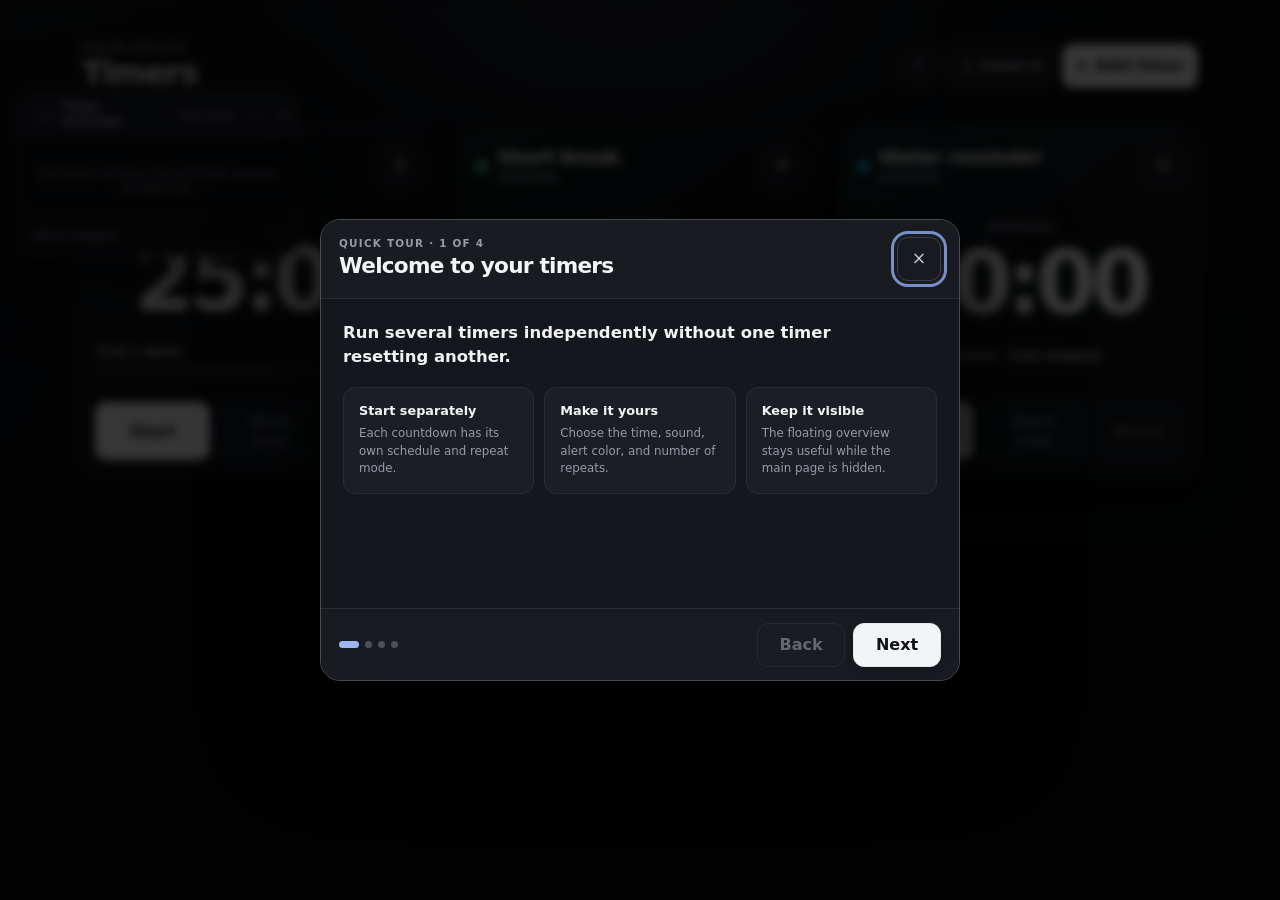
<file: index.html>
<!doctype html>
<html lang="en">
  <head>
    <meta charset="utf-8">
    <meta name="viewport" content="width=device-width, initial-scale=1">
    <meta name="theme-color" content="#090a0d">
    <meta
      name="description"
      content="A reliable, distraction-free dashboard for independent interval timers."
    >
    <title>Interval Timers</title>
    <link rel="stylesheet" href="css/styles.css">
    <script defer src="js/storage.js"></script>
    <script defer src="js/timer.js"></script>
    <script defer src="js/audio.js"></script>
    <script defer src="js/app.js"></script>
  </head>
  <body>
    <div class="app-shell">
      <div class="app-sticky">
        <header class="app-header">
          <div class="brand">
            <p class="eyebrow">Focus utility</p>
            <h1>Timers</h1>
          </div>

          <div class="header-actions">
            <button
              id="helpButton"
              class="header-button help-button"
              type="button"
              aria-label="Open timer guide"
            >
              <span aria-hidden="true">?</span>
            </button>

            <details id="globalSoundControl" class="sound-menu">
              <summary class="header-button">
                <span class="header-button__icon" aria-hidden="true">&#9835;</span>
                <span id="soundEnabledLabel">Sound on</span>
              </summary>

              <div class="sound-menu__panel">
                <div class="sound-menu__heading">
                  <div>
                    <h2>Sound</h2>
                    <p>Applies to every timer.</p>
                  </div>
                  <label class="switch-control">
                    <span class="visually-hidden">Sound enabled</span>
                    <input id="soundEnabledInput" type="checkbox">
                    <span class="switch" aria-hidden="true"></span>
                    <span id="soundSwitchLabel">On</span>
                  </label>
                </div>

                <label class="field field--range" for="volumeInput">
                  <span>Volume</span>
                  <span class="range-control">
                    <input id="volumeInput" type="range" min="0" max="100" step="1">
                    <output id="volumeValue" for="volumeInput">100%</output>
                  </span>
                </label>

                <button id="restoreDefaultsButton" class="button button--quiet" type="button">
                  Restore defaults
                </button>
                <p
                  id="globalFeedback"
                  class="control-feedback"
                  role="status"
                  aria-live="polite"
                  aria-atomic="true"
                ></p>
              </div>
            </details>

            <button id="addTimerButton" class="button button--primary add-timer-button" type="button">
              <span aria-hidden="true">+</span>
              <span>Add timer</span>
            </button>
          </div>
        </header>
      </div>

      <main class="timer-workspace">
        <ul id="timerStack" class="timer-stack" aria-label="Independent timers"></ul>

        <section id="timersEmpty" class="timers-empty" aria-labelledby="timersEmptyTitle" hidden>
          <span class="timers-empty__icon" aria-hidden="true">+</span>
          <h2 id="timersEmptyTitle">No timers yet</h2>
          <p>Add a timer, give it a color, and run it independently.</p>
        </section>

      </main>
    </div>

    <dialog
      id="onboardingDialog"
      class="onboarding-dialog"
      aria-labelledby="onboardingTitle"
    >
      <header class="onboarding-dialog__header">
        <div>
          <p id="onboardingStepLabel" class="eyebrow" aria-live="polite">Quick tour · 1 of 4</p>
          <h2 id="onboardingTitle">Welcome to your timers</h2>
        </div>
        <button
          id="onboardingClose"
          class="icon-button"
          type="button"
          aria-label="Close timer guide"
        >
          &times;
        </button>
      </header>

      <div class="onboarding-dialog__body">
        <section class="onboarding-step" data-onboarding-step="0">
          <p class="onboarding-step__lead">
            Run several timers independently without one timer resetting another.
          </p>
          <div class="onboarding-feature-grid">
            <article>
              <strong>Start separately</strong>
              <span>Each countdown has its own schedule and repeat mode.</span>
            </article>
            <article>
              <strong>Make it yours</strong>
              <span>Choose the time, sound, alert color, and number of repeats.</span>
            </article>
            <article>
              <strong>Keep it visible</strong>
              <span>The floating overview stays useful while the main page is hidden.</span>
            </article>
          </div>
        </section>

        <section class="onboarding-step" data-onboarding-step="1" hidden>
          <p class="onboarding-step__lead">The floating overview is the quickest way to run everything.</p>
          <ul class="onboarding-list">
            <li><strong>Click a countdown</strong> to Start, Alert now, or Restart it.</li>
            <li><strong>Use the small ↻ icon</strong> to stop and reset only that timer.</li>
            <li><strong>Drag the title bar</strong> to place the overview beside another app.</li>
            <li><strong>Use − and +</strong> to choose one of three overview sizes.</li>
          </ul>
        </section>

        <section class="onboarding-step" data-onboarding-step="2" hidden>
          <p class="onboarding-step__lead">Useful controls are always one key away.</p>
          <dl class="shortcut-grid">
            <div><dt><kbd>Space</kbd></dt><dd>Hide or show the main page</dd></div>
            <div><dt><kbd>Alt</kbd></dt><dd>Hide or show the overview</dd></div>
            <div><dt><kbd>1</kbd>–<kbd>9</kbd></dt><dd>Open that timer’s settings</dd></div>
            <div><dt><kbd>Tab</kbd></dt><dd>Toggle hover controls</dd></div>
          </dl>
        </section>

        <section class="onboarding-step" data-onboarding-step="3" hidden>
          <p class="onboarding-step__lead">Hover controls let you act without clicking.</p>
          <ul class="onboarding-list">
            <li>Press <kbd>Tab</kbd>, then rest over a countdown until its bar fills.</li>
            <li>The reset icon fills more slowly to prevent accidental resets.</li>
            <li>Move away before the same hover action can activate again.</li>
            <li>After opening the page, one real click or key press prepares browser sound.</li>
          </ul>
          <p class="onboarding-note">You can reopen this guide anytime with the ? button.</p>
        </section>
      </div>

      <footer class="onboarding-dialog__footer">
        <div id="onboardingDots" class="onboarding-dots" aria-label="Guide progress">
          <span data-onboarding-dot="0" aria-current="step"></span>
          <span data-onboarding-dot="1"></span>
          <span data-onboarding-dot="2"></span>
          <span data-onboarding-dot="3"></span>
        </div>
        <div class="onboarding-dialog__actions">
          <button id="onboardingBack" class="button button--quiet" type="button" disabled>Back</button>
          <button id="onboardingNext" class="button button--primary" type="button">Next</button>
        </div>
      </footer>
    </dialog>

    <aside id="timerHud" class="timer-hud" aria-label="Floating timer overview">
      <header class="timer-hud__dragbar">
        <div
          id="hudDragHandle"
          class="timer-hud__drag-target"
          role="button"
          tabindex="0"
          aria-label="Move timer overview"
        >
          <span class="timer-hud__grip" aria-hidden="true">&#8942;&#8942;</span>
          <span>Timer overview</span>
          <span id="hudDwellStatus" class="timer-hud__dwell-status" hidden>Hover on</span>
        </div>
        <div class="timer-hud__size-controls" role="group" aria-label="Overview size">
          <button
            id="hudFocusMode"
            class="timer-hud__focus-mode"
            type="button"
            aria-pressed="false"
          >
            Hide page
          </button>
          <button id="hudSizeDown" class="timer-hud__size-step" type="button" aria-label="Make overview smaller">
            &minus;
          </button>
          <button id="hudSizeUp" class="timer-hud__size-step" type="button" aria-label="Make overview larger">
            +
          </button>
        </div>
      </header>

      <section id="alertTray" class="hud-alert" data-color="red" hidden>
        <button
          id="hudAlertDismiss"
          class="hud-alert__dismiss"
          type="button"
          aria-label="Dismiss timer alert"
        >
          &times;
        </button>
        <p id="hudAlertKicker" class="hud-alert__kicker">Timer alert</p>
        <h2 id="hudAlertTitle" class="hud-alert__title">Timer ready</h2>
        <p id="alertTrayMessage" class="hud-alert__message" hidden></p>
        <button id="hudAlertAction" class="button button--hud" type="button" hidden>
          Restart timer
        </button>
      </section>

      <ul id="hudTimerList" class="timer-hud__list" aria-label="Timer countdown summary"></ul>
      <p id="hudEmpty" class="timer-hud__empty" hidden>No timers running.</p>
      <button
        id="hudShowStopped"
        class="timer-hud__stopped-toggle"
        type="button"
        aria-expanded="false"
      >
        <span id="hudStoppedLabel">Show stopped</span>
        <span class="timer-hud__chevron" aria-hidden="true"></span>
      </button>
    </aside>

    <template id="timerCardTemplate">
      <li
        class="timer-card-item"
        data-role="card"
        data-state="idle"
        data-color="red"
        data-alerting="false"
      >
        <article class="timer-card" data-role="shell">
          <header class="timer-card__header">
            <div class="timer-identity">
              <span class="timer-color-dot" data-role="color-dot" aria-hidden="true"></span>
              <div class="timer-identity__text">
                <h2 data-role="title">Timer</h2>
                <span class="timer-state" data-role="state">Stopped</span>
              </div>
            </div>

            <div class="timer-card__header-actions">
              <button
                class="icon-button"
                data-role="settings-toggle"
                type="button"
                aria-expanded="false"
              >
                <span aria-hidden="true">&#9881;</span>
                <span class="visually-hidden">Open timer settings</span>
              </button>
            </div>
          </header>

          <div class="timer-card__display">
            <p class="timer-label" data-role="countdown-label">Next alert in</p>
            <div class="countdown" data-role="countdown" role="timer" aria-live="off">1:02</div>

            <div class="progress-summary">
              <span data-role="progress-text">0 of 29 alerts</span>
              <span data-role="progress-percent">0%</span>
            </div>
            <div
              class="progress-track"
              data-role="progress-track"
              role="progressbar"
              aria-valuemin="0"
              aria-valuemax="29"
              aria-valuenow="0"
            >
              <div class="progress-fill" data-role="progress-fill"></div>
            </div>

            <p class="timer-status" data-role="status" hidden></p>
          </div>

          <div class="timer-actions">
            <button class="button button--primary" data-role="start" type="button">Start</button>
            <button class="button button--accent" data-role="alert-now" type="button" disabled>
              Alert now
            </button>
            <button class="button button--quiet" data-role="reset" type="button">Reset</button>
          </div>

          <dialog class="timer-settings" data-role="settings-panel">
            <div class="timer-settings__heading">
              <div>
                <p class="eyebrow">Timer preferences</p>
                <h3>Settings</h3>
              </div>
              <div class="timer-settings__heading-actions">
                <p>Changes save automatically.</p>
                <button
                  class="icon-button"
                  data-role="settings-close"
                  type="button"
                  aria-label="Close timer settings"
                >
                  &times;
                </button>
              </div>
            </div>

            <div class="settings-grid">
              <label class="field field--wide">
                <span>Name</span>
                <input data-role="name" type="text" maxlength="60" autocomplete="off">
              </label>

              <fieldset class="field duration-field">
                <legend>Interval</legend>
                <div class="duration-inputs">
                  <label class="duration-part">
                    <span class="visually-hidden">Interval minutes</span>
                    <span class="input-with-unit">
                      <input
                        data-role="minutes"
                        type="text"
                        inputmode="numeric"
                        pattern="[0-9]*"
                        role="spinbutton"
                        aria-valuemin="0"
                        aria-valuemax="1440"
                      >
                      <span aria-hidden="true">min</span>
                    </span>
                  </label>
                  <label class="duration-part">
                    <span class="visually-hidden">Interval seconds</span>
                    <span class="input-with-unit">
                      <input
                        data-role="seconds"
                        type="text"
                        inputmode="decimal"
                        role="spinbutton"
                        aria-valuemin="0"
                        aria-valuemax="59.9"
                      >
                      <span aria-hidden="true">sec</span>
                    </span>
                  </label>
                </div>
              </fieldset>

              <label class="field">
                <span>Repeats</span>
                <select data-role="repeat-mode">
                  <option value="finite">Number of alerts</option>
                  <option value="infinite">Until stopped</option>
                </select>
              </label>

              <label class="field" data-role="total-alerts-field">
                <span>Number of alerts</span>
                <input
                  data-role="total-alerts"
                  type="text"
                  inputmode="numeric"
                  pattern="[0-9]*"
                  role="spinbutton"
                  aria-valuemin="1"
                  aria-valuemax="9999"
                >
              </label>

              <div class="field">
                <span>Alert sound</span>
                <span class="select-with-action">
                  <select data-role="sound" aria-label="Alert sound">
                    <option value="glass-ping">Glass Ping</option>
                    <option value="crystal-chirp">Crystal Chirp</option>
                    <option value="triple-spark">Triple Spark</option>
                    <option value="high-beacon">High Beacon</option>
                    <option value="bright-bell">Bright Bell</option>
                    <option value="soft-chime">Soft Chime</option>
                    <option value="double-tap">Low Double Tap</option>
                    <option value="signal-drop">Signal Drop</option>
                    <option value="wood-block">Wood Block</option>
                  </select>
                  <button class="mini-button" data-role="test-sound" type="button">Test</button>
                </span>
              </div>

              <label class="field">
                <span>Visual alert duration</span>
                <span class="input-with-unit">
                  <input
                    data-role="alert-duration"
                    type="text"
                    inputmode="decimal"
                    role="spinbutton"
                    aria-valuemin="0.5"
                    aria-valuemax="15"
                  >
                  <span aria-hidden="true">sec</span>
                </span>
              </label>

              <fieldset class="field field--wide color-field">
                <legend>Timer color</legend>
                <div class="color-options">
                  <label class="color-option color-option--red">
                    <input data-role="color" type="radio" value="red">
                    <span aria-hidden="true"></span>
                    <span class="visually-hidden">Red</span>
                  </label>
                  <label class="color-option color-option--amber">
                    <input data-role="color" type="radio" value="amber">
                    <span aria-hidden="true"></span>
                    <span class="visually-hidden">Amber</span>
                  </label>
                  <label class="color-option color-option--cyan">
                    <input data-role="color" type="radio" value="cyan">
                    <span aria-hidden="true"></span>
                    <span class="visually-hidden">Cyan</span>
                  </label>
                  <label class="color-option color-option--blue">
                    <input data-role="color" type="radio" value="blue">
                    <span aria-hidden="true"></span>
                    <span class="visually-hidden">Blue</span>
                  </label>
                  <label class="color-option color-option--violet">
                    <input data-role="color" type="radio" value="violet">
                    <span aria-hidden="true"></span>
                    <span class="visually-hidden">Violet</span>
                  </label>
                  <label class="color-option color-option--green">
                    <input data-role="color" type="radio" value="green">
                    <span aria-hidden="true"></span>
                    <span class="visually-hidden">Green</span>
                  </label>
                  <label class="color-option color-option--pink">
                    <input data-role="color" type="radio" value="pink">
                    <span aria-hidden="true"></span>
                    <span class="visually-hidden">Pink</span>
                  </label>
                </div>
              </fieldset>

              <label class="check-control field--wide">
                <input data-role="persistent-completion" type="checkbox" checked>
                <span>
                  <strong>Keep completion color</strong>
                  <small>Keep the page tinted until this timer is Reset.</small>
                </span>
              </label>
            </div>

            <div class="timer-settings__footer">
              <button class="button button--danger" data-role="remove" type="button">
                Remove timer
              </button>
              <div class="timer-order-controls" role="group" aria-label="Timer position">
                <span>Position</span>
                <button class="mini-button" data-role="move-earlier" type="button">
                  &uarr; Earlier
                </button>
                <button class="mini-button" data-role="move-later" type="button">
                  &darr; Later
                </button>
              </div>
              <button class="button button--primary" data-role="settings-done" type="button">
                Done
              </button>
              <p
                class="control-feedback"
                data-role="feedback"
                role="status"
                aria-live="polite"
                aria-atomic="true"
              ></p>
            </div>
          </dialog>
        </article>
      </li>
    </template>

    <div
      id="liveAnnouncements"
      class="visually-hidden"
      aria-live="assertive"
      aria-atomic="true"
    ></div>

    <noscript>
      <p class="noscript-message">These timers need JavaScript enabled to run.</p>
    </noscript>
  </body>
</html>
</file>
<file: css/styles.css>
:root {
  color-scheme: dark;
  font-family:
    Inter, ui-sans-serif, system-ui, -apple-system, BlinkMacSystemFont, "Segoe UI",
    sans-serif;
  --background: #090a0d;
  --background-raised: #101217;
  --panel: rgba(20, 22, 27, 0.96);
  --panel-solid: #15171c;
  --card: #0e1014;
  --field: #0b0c10;
  --border: #2a2d35;
  --border-strong: #3a3e48;
  --text: #f4f5f7;
  --text-soft: #c8cbd2;
  --muted: #969ba6;
  --faint: #7d838f;
  --focus: #9ab9ff;
  --success: #4bd29b;
  --danger: #f0525f;
  --radius-xl: 22px;
  --radius-lg: 17px;
  --radius-md: 11px;
  --shadow: 0 24px 70px rgba(0, 0, 0, 0.42);
  --transition-fast: 160ms ease;
  --transition-smooth: 360ms cubic-bezier(0.22, 1, 0.36, 1);
  --timer-accent: #f0525f;
  --timer-accent-rgb: 240, 82, 95;
  --timer-accent-ink: #ffc5ca;
}

* {
  box-sizing: border-box;
}

html {
  min-width: 280px;
  min-height: 100%;
  background: var(--background);
}

body {
  position: relative;
  isolation: isolate;
  min-width: 280px;
  min-height: 100vh;
  min-height: 100dvh;
  margin: 0;
  overflow-x: hidden;
  color: var(--text);
  background:
    radial-gradient(circle at 50% -10%, rgba(125, 142, 173, 0.12), transparent 34%),
    linear-gradient(155deg, #101217, var(--background) 62%);
}

body::before,
body::after {
  content: "";
  position: fixed;
  inset: 0;
  pointer-events: none;
}

body::before {
  z-index: 0;
  background-image: linear-gradient(rgba(255, 255, 255, 0.018) 1px, transparent 1px);
  background-size: 100% 4px;
  opacity: 0.2;
}

body::after {
  z-index: 0;
  background: rgba(var(--page-alert-rgb, 240, 82, 95), 0.34);
  opacity: 0;
  transition: opacity var(--transition-smooth);
}

body[data-alert-color]::after {
  opacity: 1;
}

body[data-alert-mode="complete"]::after {
  opacity: 0.58;
}

body[data-alert-color="red"] {
  --page-alert-rgb: 240, 82, 95;
}

body[data-alert-color="amber"] {
  --page-alert-rgb: 245, 165, 36;
}

body[data-alert-color="cyan"] {
  --page-alert-rgb: 34, 211, 238;
}

body[data-alert-color="blue"] {
  --page-alert-rgb: 96, 165, 250;
}

body[data-alert-color="violet"] {
  --page-alert-rgb: 167, 139, 250;
}

body[data-alert-color="green"] {
  --page-alert-rgb: 75, 210, 155;
}

body[data-alert-color="pink"] {
  --page-alert-rgb: 244, 114, 182;
}

button,
input,
select,
summary {
  font: inherit;
}

button,
select,
summary,
input[type="checkbox"],
input[type="radio"],
input[type="range"] {
  cursor: pointer;
}

button:focus-visible,
input:focus-visible,
select:focus-visible,
summary:focus-visible,
.timer-hud__drag-target:focus-visible {
  outline: 3px solid var(--focus);
  outline: 3px solid color-mix(in srgb, var(--focus) 74%, transparent);
  outline-offset: 3px;
}

button:disabled,
input:disabled,
select:disabled {
  cursor: not-allowed;
  opacity: 0.43;
}

[hidden] {
  display: none !important;
}

.app-shell {
  position: relative;
  z-index: 1;
  width: min(100%, 1180px);
  min-height: 100dvh;
  margin: 0 auto;
  padding: 0 clamp(12px, 2.5vw, 28px) max(22px, env(safe-area-inset-bottom));
  opacity: 1;
  visibility: visible;
  transition:
    opacity 220ms ease,
    visibility 220ms;
}

body[data-focus-mode="true"] .app-shell {
  pointer-events: none;
  opacity: 0;
  visibility: hidden;
}

body[data-focus-mode="true"][data-settings-overlay="true"] .app-shell {
  opacity: 1;
  visibility: visible;
}

body[data-focus-mode="true"][data-settings-overlay="true"] .app-sticky,
body[data-focus-mode="true"][data-settings-overlay="true"] .timer-card-item,
body[data-focus-mode="true"][data-settings-overlay="true"] .timers-empty {
  visibility: hidden;
}

body[data-focus-mode="true"][data-settings-overlay="true"] .timer-settings[open] {
  pointer-events: auto;
  visibility: visible;
}

.app-sticky {
  position: relative;
  z-index: 40;
  padding-top: max(32px, env(safe-area-inset-top));
  background: transparent;
}

.app-header,
.header-actions,
.sound-menu__heading,
.timer-card__header,
.timer-card__header-actions,
.timer-identity,
.timer-settings__heading,
.range-control,
.switch-control,
.check-control {
  display: flex;
  align-items: center;
}

.app-header {
  min-height: 72px;
  justify-content: space-between;
  gap: 10px;
  padding: 10px 4px 18px;
}

.brand {
  min-width: 0;
}

.eyebrow {
  margin: 0 0 3px;
  color: var(--muted);
  font-size: 0.65rem;
  font-weight: 800;
  letter-spacing: 0.12em;
  text-transform: uppercase;
}

h1,
h2,
h3,
p {
  text-wrap: pretty;
}

h1,
h2,
h3 {
  margin: 0;
  letter-spacing: -0.035em;
}

h1 {
  font-size: clamp(1.55rem, 7vw, 2rem);
  line-height: 1;
}

h2 {
  font-size: 1rem;
}

h3 {
  font-size: 1rem;
}

.header-actions {
  flex: 0 0 auto;
  gap: 7px;
}

.header-button,
.icon-button {
  min-width: 44px;
  min-height: 44px;
  border: 1px solid var(--border-strong);
  border-radius: var(--radius-md);
  background: #181a20;
  color: var(--text-soft);
}

.header-button {
  padding: 0 11px;
  display: inline-flex;
  align-items: center;
  justify-content: center;
  gap: 7px;
  list-style: none;
  font-size: 0.74rem;
  font-weight: 760;
  white-space: nowrap;
  transition:
    border-color var(--transition-fast),
    background var(--transition-fast),
    color var(--transition-fast);
}

.header-button::-webkit-details-marker {
  display: none;
}

.header-button:hover,
.sound-menu[open] .header-button,
.icon-button:hover:not(:disabled) {
  border-color: #5a606d;
  background: #22252c;
  color: var(--text);
}

.header-button__icon {
  font-size: 1rem;
}

.help-button {
  width: 44px;
  padding: 0;
  border-radius: 50%;
  color: var(--muted);
  font-size: 1rem;
  font-weight: 850;
}

.sound-menu {
  position: relative;
}

.sound-menu__panel {
  position: fixed;
  top: max(104px, calc(env(safe-area-inset-top) + 88px));
  right: max(10px, calc((100vw - 1180px) / 2 + 28px));
  z-index: 50;
  width: min(300px, calc(100vw - 20px));
  max-height: calc(100dvh - 82px);
  padding: 16px;
  overflow-y: auto;
  overscroll-behavior: contain;
  border: 1px solid var(--border-strong);
  border-radius: 15px;
  background: rgba(20, 22, 27, 0.99);
  box-shadow: var(--shadow);
}

.sound-menu__heading {
  justify-content: space-between;
  gap: 14px;
  margin-bottom: 14px;
}

.sound-menu__heading p {
  margin: 3px 0 0;
  color: var(--muted);
  font-size: 0.72rem;
}

.sound-menu__panel > .button {
  width: 100%;
  margin-top: 10px;
}

.timer-hud {
  --timer-accent: #f0525f;
  --timer-accent-rgb: 240, 82, 95;
  --timer-accent-ink: #ffc5ca;
  position: fixed;
  top: 92px;
  left: 18px;
  z-index: 1000;
  width: min(var(--hud-width, 280px), calc(100vw - 16px));
  min-width: min(220px, calc(100vw - 16px));
  max-width: calc(100vw - 16px);
  display: flex;
  flex-direction: column;
  overflow: hidden;
  border: 1px solid #454a56;
  border-radius: 16px;
  background: rgba(14, 16, 21, 0.985);
  color: var(--text);
  box-shadow:
    0 24px 70px rgba(0, 0, 0, 0.58),
    0 0 0 1px rgba(255, 255, 255, 0.025);
  backdrop-filter: blur(18px);
  opacity: 1;
  visibility: visible;
  transition:
    opacity 150ms ease,
    visibility 150ms;
}

body[data-hud-hidden="true"] .timer-hud {
  pointer-events: none;
  opacity: 0;
  visibility: hidden;
}

.timer-hud[data-size="0"] {
  --hud-width: 240px;
}

.timer-hud[data-size="1"] {
  --hud-width: 280px;
}

.timer-hud[data-size="2"] {
  --hud-width: 340px;
}

.timer-hud.is-dragging {
  user-select: none;
  box-shadow:
    0 30px 90px rgba(0, 0, 0, 0.7),
    0 0 0 2px rgba(154, 185, 255, 0.22);
}

.timer-hud__dragbar {
  min-height: 43px;
  display: grid;
  grid-template-columns: minmax(0, 1fr) auto;
  align-items: center;
  border-bottom: 1px solid #30343d;
  background: #191c22;
  color: var(--text-soft);
  font-size: 0.72rem;
  font-weight: 800;
  letter-spacing: 0.02em;
}

.timer-hud__drag-target {
  align-self: stretch;
  min-width: 0;
  padding: 0 11px;
  display: flex;
  align-items: center;
  gap: 8px;
  cursor: grab;
  touch-action: none;
}

.timer-hud__drag-target:active,
.timer-hud.is-dragging .timer-hud__drag-target {
  cursor: grabbing;
}

.timer-hud__grip {
  color: var(--faint);
  font-size: 1rem;
  letter-spacing: -0.28em;
}

.timer-hud__dwell-status {
  margin-left: auto;
  padding: 3px 5px;
  border: 1px solid rgba(255, 255, 255, 0.1);
  border-radius: 999px;
  background: rgba(255, 255, 255, 0.045);
  color: #aeb4bf;
  font-size: 0.48rem;
  font-weight: 800;
  letter-spacing: 0.05em;
  line-height: 1;
  text-transform: uppercase;
  white-space: nowrap;
}

.timer-hud[data-size="0"] .timer-hud__dwell-status {
  width: 7px;
  height: 7px;
  padding: 0;
  overflow: hidden;
  border: 0;
  background: #8e96a3;
  color: transparent;
}

.timer-hud__size-controls {
  align-self: stretch;
  display: flex;
  align-items: center;
}

.timer-hud__focus-mode,
.timer-hud__size-step {
  align-self: stretch;
  border: 0;
  background: transparent;
  color: var(--faint);
}

.timer-hud__focus-mode {
  padding: 0 7px;
  font-size: 0.59rem;
  font-weight: 720;
  white-space: nowrap;
}

.timer-hud__size-step {
  width: 28px;
  padding: 0;
  font-size: 0.9rem;
}

.timer-hud__focus-mode:hover,
.timer-hud__size-step:hover:not(:disabled) {
  color: var(--text-soft);
  background: #22252c;
}

.hud-alert {
  position: relative;
  margin: 9px;
  padding: 14px 13px 13px;
  overflow: hidden;
  border: 1px solid rgba(var(--timer-accent-rgb), 0.72);
  border-radius: 12px;
  background:
    linear-gradient(145deg, rgba(var(--timer-accent-rgb), 0.32), transparent 72%),
    #181a20;
  box-shadow:
    inset 0 0 0 1px rgba(var(--timer-accent-rgb), 0.12),
    0 8px 28px rgba(var(--timer-accent-rgb), 0.18);
  opacity: 0;
  transform: translateY(-5px);
  transition:
    opacity 180ms ease,
    transform 180ms ease;
}

.hud-alert.is-visible {
  opacity: 1;
  transform: translateY(0);
}

.hud-alert__dismiss {
  position: absolute;
  top: 7px;
  right: 7px;
  width: 32px;
  height: 32px;
  padding: 0;
  border: 0;
  border-radius: 8px;
  background: rgba(0, 0, 0, 0.22);
  color: var(--timer-accent-ink);
  font-size: 1.25rem;
  line-height: 1;
}

.hud-alert__dismiss:hover {
  background: rgba(0, 0, 0, 0.38);
}

.hud-alert__kicker,
.hud-alert__message {
  margin: 0;
}

.hud-alert__kicker {
  padding-right: 32px;
  color: var(--timer-accent-ink);
  font-size: 0.62rem;
  font-weight: 850;
  letter-spacing: 0.12em;
  text-transform: uppercase;
}

.hud-alert__title {
  max-width: 220px;
  margin: 5px 0 6px;
  overflow-wrap: anywhere;
  color: #fff;
  font-size: 1.95rem;
  line-height: 1.02;
  letter-spacing: -0.04em;
}

.hud-alert__message {
  color: #eef0f4;
  font-size: 0.73rem;
  line-height: 1.42;
}

.button--hud {
  width: 100%;
  min-height: 39px;
  margin-top: 12px;
  border-color: rgba(var(--timer-accent-rgb), 0.74);
  background: var(--timer-accent);
  color: #0d0e11;
  font-size: 0.76rem;
}

.timer-hud__list {
  min-height: 0;
  flex: 0 0 auto;
  margin: 0;
  padding: 5px 7px 8px;
  overflow: visible;
  display: grid;
  grid-auto-rows: max-content;
  align-content: start;
  gap: 4px;
  list-style: none;
}

.timer-hud__timer {
  position: relative;
  width: 100%;
  min-height: 72px;
  padding: 9px 44px 9px 10px;
  display: grid;
  grid-template-columns: minmax(0, 1fr);
  align-items: start;
  gap: 5px;
  border: 1px solid transparent;
  border-radius: 10px;
  background: transparent;
  color: var(--text);
  text-align: left;
  overflow: hidden;
}

.timer-hud__timer::after,
.timer-hud__reset::after {
  content: "";
  position: absolute;
  pointer-events: none;
}

.timer-hud__timer::after {
  right: 0;
  bottom: 0;
  left: 0;
  height: 4px;
  border-radius: 0 0 9px 9px;
  background: var(--timer-accent);
  transform: scaleX(0);
  transform-origin: left;
}

.timer-hud[data-dwell-mode="true"] .timer-hud__timer.is-dwelling {
  border-color: rgba(var(--timer-accent-rgb), 0.42);
  background: rgba(var(--timer-accent-rgb), 0.08);
  cursor: progress;
}

.timer-hud[data-dwell-mode="true"] .timer-hud__timer.is-dwelling::after {
  animation: hud-dwell-across 950ms linear forwards;
}

.timer-hud__item {
  position: relative;
  min-width: 0;
}

.timer-hud__timer:hover,
.timer-hud__timer:focus-visible {
  border-color: rgba(var(--timer-accent-rgb), 0.38);
  background: rgba(var(--timer-accent-rgb), 0.08);
}

.timer-hud__reset {
  position: absolute;
  top: 8px;
  right: 8px;
  width: 30px;
  height: 30px;
  padding: 0;
  border: 1px solid rgba(255, 255, 255, 0.09);
  border-radius: 7px;
  background: rgba(255, 255, 255, 0.025);
  color: #858a94;
  font-size: 0.94rem;
  font-weight: 700;
  line-height: 1;
  overflow: hidden;
  opacity: 0.72;
  transition:
    opacity var(--transition-fast),
    border-color var(--transition-fast),
    background var(--transition-fast),
    color var(--transition-fast);
}

.timer-hud__reset::after {
  inset: 0;
  background: rgba(255, 255, 255, 0.14);
  transform: scaleY(0);
  transform-origin: bottom;
}

.timer-hud[data-dwell-mode="true"] .timer-hud__reset.is-dwelling {
  cursor: progress;
  opacity: 1;
}

.timer-hud[data-dwell-mode="true"] .timer-hud__reset.is-dwelling::after {
  animation: hud-dwell-up 1450ms linear forwards;
}

@keyframes hud-dwell-across {
  to {
    transform: scaleX(1);
  }
}

@keyframes hud-dwell-up {
  to {
    transform: scaleY(1);
  }
}

.timer-hud__reset:hover,
.timer-hud__reset:focus-visible {
  border-color: rgba(255, 255, 255, 0.2);
  background: rgba(255, 255, 255, 0.07);
  color: #c0c4cc;
  opacity: 1;
}

.timer-hud__identity {
  min-width: 0;
  display: flex;
  align-items: center;
  gap: 9px;
}

.timer-hud__dot {
  width: 8px;
  height: 8px;
  flex: 0 0 8px;
  border-radius: 50%;
  background: var(--timer-accent);
  box-shadow: 0 0 0 4px rgba(var(--timer-accent-rgb), 0.12);
}

.timer-hud__copy {
  min-width: 0;
  display: grid;
  gap: 2px;
}

.timer-hud__copy strong {
  overflow: hidden;
  font-size: 0.86rem;
  text-overflow: ellipsis;
  white-space: nowrap;
}

.timer-hud__copy small {
  color: var(--muted);
  font-size: 0.58rem;
  font-weight: 760;
  letter-spacing: 0.07em;
  text-transform: uppercase;
}

.timer-hud__time {
  margin-left: 17px;
  color: #fff;
  font-size: 1.46rem;
  font-weight: 840;
  font-variant-numeric: tabular-nums;
  letter-spacing: -0.035em;
}

.timer-hud__progress {
  position: absolute;
  right: 10px;
  bottom: 8px;
  min-width: 34px;
  padding: 3px 6px;
  border: 1px solid rgba(255, 255, 255, 0.08);
  border-radius: 999px;
  background: rgba(255, 255, 255, 0.055);
  color: var(--text-soft);
  font-size: 0.82rem;
  font-weight: 820;
  font-variant-numeric: tabular-nums;
  line-height: 1;
  text-align: center;
}

.timer-hud__item[data-state="idle"] {
  opacity: 0.58;
  transition: opacity var(--transition-fast);
}

.timer-hud__item[data-state="idle"]:hover,
.timer-hud__item[data-state="idle"]:focus-within {
  opacity: 1;
}

.timer-hud__item[data-state="complete"] .timer-hud__time {
  color: var(--timer-accent-ink);
}

.timer-hud[data-size="0"] .timer-hud__timer {
  min-height: 66px;
  padding-right: 40px;
}

.timer-hud[data-size="0"] .timer-hud__reset {
  top: 7px;
  right: 7px;
  width: 27px;
  height: 27px;
  font-size: 0.84rem;
}

.timer-hud[data-size="0"] .timer-hud__copy strong {
  font-size: 0.8rem;
}

.timer-hud[data-size="0"] .timer-hud__time {
  font-size: 1.3rem;
}

.timer-hud[data-size="0"] .timer-hud__progress {
  font-size: 0.74rem;
}

.timer-hud[data-size="2"] .hud-alert__title {
  max-width: calc(100% - 38px);
  font-size: 2.35rem;
}

.timer-hud[data-size="2"] .hud-alert__kicker {
  font-size: 0.68rem;
}

.timer-hud[data-size="2"] .timer-hud__progress {
  font-size: 0.9rem;
}

.timer-hud[data-size="2"] .hud-alert__message,
.timer-hud[data-size="2"] .button--hud {
  font-size: 0.84rem;
}

.timer-hud[data-size="2"] .timer-hud__timer {
  min-height: 82px;
  padding: 11px 50px 11px 13px;
}

.timer-hud[data-size="2"] .timer-hud__reset {
  top: 10px;
  right: 10px;
  width: 34px;
  height: 34px;
  font-size: 1.02rem;
}

.timer-hud[data-size="2"] .timer-hud__copy strong {
  font-size: 1rem;
}

.timer-hud[data-size="2"] .timer-hud__copy small {
  font-size: 0.68rem;
}

.timer-hud[data-size="2"] .timer-hud__time {
  font-size: 1.8rem;
}

.timer-hud__empty {
  margin: 0;
  padding: 18px;
  color: var(--muted);
  font-size: 0.72rem;
  text-align: center;
}

.timer-hud__stopped-toggle {
  flex: 0 0 auto;
  min-height: 42px;
  padding: 0 14px;
  display: flex;
  align-items: center;
  justify-content: space-between;
  gap: 10px;
  border: 0;
  border-top: 1px solid #282c34;
  background: #121419;
  color: var(--faint);
  font-size: 0.66rem;
  font-weight: 720;
  text-align: left;
}

.timer-hud__stopped-toggle:hover,
.timer-hud__stopped-toggle:focus-visible {
  color: var(--text-soft);
  background: #17191f;
}

.timer-hud__chevron {
  width: 7px;
  height: 7px;
  margin: -3px 2px 0 0;
  border-right: 1.5px solid currentColor;
  border-bottom: 1.5px solid currentColor;
  transform: rotate(45deg);
  transition: transform var(--transition-fast), margin var(--transition-fast);
}

.timer-hud__stopped-toggle[aria-expanded="true"] .timer-hud__chevron {
  margin-top: 3px;
  transform: rotate(225deg);
}

.timer-workspace {
  padding-top: 20px;
}

.timer-stack {
  margin: 0;
  padding: 0;
  display: grid;
  gap: 20px;
  list-style: none;
}

.timer-card-item {
  --timer-accent: #f0525f;
  --timer-accent-rgb: 240, 82, 95;
  --timer-accent-ink: #ffc5ca;
  min-width: 0;
  scroll-margin-top: 132px;
}

.timer-card-item[data-color="amber"],
.hud-alert[data-color="amber"],
.timer-hud__item[data-color="amber"] {
  --timer-accent: #f5a524;
  --timer-accent-rgb: 245, 165, 36;
  --timer-accent-ink: #ffe0a3;
}

.timer-card-item[data-color="cyan"],
.hud-alert[data-color="cyan"],
.timer-hud__item[data-color="cyan"] {
  --timer-accent: #22d3ee;
  --timer-accent-rgb: 34, 211, 238;
  --timer-accent-ink: #b7f5fd;
}

.timer-card-item[data-color="blue"],
.hud-alert[data-color="blue"],
.timer-hud__item[data-color="blue"] {
  --timer-accent: #60a5fa;
  --timer-accent-rgb: 96, 165, 250;
  --timer-accent-ink: #cae2ff;
}

.timer-card-item[data-color="violet"],
.hud-alert[data-color="violet"],
.timer-hud__item[data-color="violet"] {
  --timer-accent: #a78bfa;
  --timer-accent-rgb: 167, 139, 250;
  --timer-accent-ink: #e0d7ff;
}

.timer-card-item[data-color="green"],
.hud-alert[data-color="green"],
.timer-hud__item[data-color="green"] {
  --timer-accent: #4bd29b;
  --timer-accent-rgb: 75, 210, 155;
  --timer-accent-ink: #c0f5df;
}

.timer-card-item[data-color="pink"],
.hud-alert[data-color="pink"],
.timer-hud__item[data-color="pink"] {
  --timer-accent: #f472b6;
  --timer-accent-rgb: 244, 114, 182;
  --timer-accent-ink: #ffd0e8;
}

.timer-card {
  position: relative;
  min-height: 350px;
  padding: 16px;
  display: flex;
  flex-direction: column;
  overflow: hidden;
  border: 1px solid rgba(var(--timer-accent-rgb), 0.26);
  border-radius: var(--radius-xl);
  background:
    linear-gradient(145deg, rgba(var(--timer-accent-rgb), 0.055), transparent 42%),
    var(--panel);
  box-shadow: 0 18px 48px rgba(0, 0, 0, 0.34);
  transition:
    border-color var(--transition-smooth),
    background var(--transition-smooth),
    box-shadow var(--transition-smooth),
    opacity var(--transition-fast);
}

.timer-card-item[data-state="running"] .timer-card {
  border-color: rgba(var(--timer-accent-rgb), 0.44);
}

.timer-card-item[data-state="paused"] .timer-card {
  border-color: rgba(var(--timer-accent-rgb), 0.24);
}

.timer-card-item[data-state="complete"] .timer-card {
  border-color: rgba(var(--timer-accent-rgb), 0.58);
  background:
    linear-gradient(145deg, rgba(var(--timer-accent-rgb), 0.1), transparent 46%),
    var(--panel);
  box-shadow:
    var(--shadow),
    0 0 42px rgba(var(--timer-accent-rgb), 0.1);
}

.timer-card-item[data-state="complete"][data-hold-completion="true"] .timer-card {
  border-color: rgba(var(--timer-accent-rgb), 0.82);
  background:
    linear-gradient(145deg, rgba(var(--timer-accent-rgb), 0.18), transparent 58%),
    var(--panel);
  box-shadow:
    var(--shadow),
    inset 0 0 0 1px rgba(var(--timer-accent-rgb), 0.22),
    0 0 54px rgba(var(--timer-accent-rgb), 0.16);
}

.timer-card-item[data-alerting="true"] .timer-card {
  border-color: rgba(var(--timer-accent-rgb), 0.9);
  background:
    linear-gradient(145deg, rgba(var(--timer-accent-rgb), 0.2), transparent 64%),
    var(--panel-solid);
  box-shadow:
    var(--shadow),
    inset 0 0 0 2px rgba(var(--timer-accent-rgb), 0.34),
    0 0 54px rgba(var(--timer-accent-rgb), 0.22);
  animation: card-alert 900ms ease-in-out infinite alternate;
}

@keyframes card-alert {
  to {
    box-shadow:
      var(--shadow),
      inset 0 0 0 3px rgba(var(--timer-accent-rgb), 0.5),
      0 0 68px rgba(var(--timer-accent-rgb), 0.3);
  }
}

.timer-card__header {
  justify-content: space-between;
  gap: 12px;
}

.timer-identity {
  min-width: 0;
  gap: 10px;
}

.timer-color-dot {
  width: 11px;
  height: 11px;
  flex: 0 0 11px;
  border-radius: 50%;
  background: var(--timer-accent);
  box-shadow: 0 0 0 5px rgba(var(--timer-accent-rgb), 0.13);
}

.timer-identity__text {
  min-width: 0;
}

.timer-identity h2 {
  overflow: hidden;
  font-size: clamp(1rem, 5vw, 1.22rem);
  line-height: 1.15;
  text-overflow: ellipsis;
  white-space: nowrap;
}

.timer-state {
  display: block;
  margin-top: 3px;
  color: var(--muted);
  font-size: 0.67rem;
  font-weight: 780;
  letter-spacing: 0.06em;
  text-transform: uppercase;
}

.timer-card-item[data-state="running"] .timer-state {
  color: var(--timer-accent-ink);
}

.timer-card-item[data-state="complete"] .timer-state {
  color: var(--timer-accent-ink);
}

.timer-card__header-actions {
  flex: 0 0 auto;
  gap: 7px;
}

.icon-button {
  width: 42px;
  height: 42px;
  padding: 0;
  display: grid;
  place-items: center;
  font-size: 1.08rem;
  line-height: 1;
  transition:
    border-color var(--transition-fast),
    background var(--transition-fast),
    color var(--transition-fast),
    transform var(--transition-fast);
}

.icon-button:active:not(:disabled) {
  transform: translateY(1px);
}

.timer-card__display {
  flex: 1;
  padding: 24px 3px 22px;
  display: flex;
  flex-direction: column;
  justify-content: center;
  text-align: center;
}

.timer-label {
  margin: 0;
  color: var(--muted);
  font-size: 0.68rem;
  font-weight: 800;
  letter-spacing: 0.12em;
  text-transform: uppercase;
}

.countdown {
  margin: 8px 0 24px;
  color: #fafafa;
  font-size: clamp(3.35rem, 7vw, 5.45rem);
  font-weight: 830;
  font-variant-numeric: tabular-nums;
  font-feature-settings: "tnum";
  line-height: 0.95;
  letter-spacing: -0.065em;
  text-shadow: 0 2px 24px rgba(var(--timer-accent-rgb), 0.08);
  transition: color var(--transition-smooth);
}

.timer-card-item[data-state="complete"] .countdown {
  color: var(--timer-accent-ink);
  font-size: clamp(3.05rem, 6vw, 4.8rem);
  letter-spacing: -0.04em;
}

.progress-summary {
  margin-bottom: 8px;
  display: flex;
  justify-content: space-between;
  gap: 10px;
  color: var(--text-soft);
  font-size: 0.76rem;
  font-weight: 700;
}

.progress-summary span:last-child {
  color: var(--muted);
  font-variant-numeric: tabular-nums;
}

.progress-summary[data-mode="infinite"] {
  justify-content: center;
}

.progress-track {
  width: 100%;
  height: 7px;
  overflow: hidden;
  border-radius: 999px;
  background: #282b33;
  box-shadow: inset 0 1px 2px rgba(0, 0, 0, 0.36);
}

.progress-fill {
  width: 0;
  height: 100%;
  border-radius: inherit;
  background: var(--timer-accent);
  box-shadow: 0 0 14px rgba(var(--timer-accent-rgb), 0.28);
  transition: width 220ms ease;
}

.timer-card-item[data-state="complete"] .progress-fill {
  background: var(--success);
}

.timer-status {
  margin: 9px 0 0;
  color: var(--muted);
  font-size: 0.76rem;
}

.timer-actions {
  display: grid;
  grid-template-columns: 1.08fr 1fr 0.86fr;
  gap: 7px;
}

.button,
.mini-button {
  min-height: 44px;
  border: 1px solid var(--border-strong);
  border-radius: var(--radius-md);
  font-weight: 760;
  transition:
    border-color var(--transition-fast),
    background var(--transition-fast),
    color var(--transition-fast),
    transform var(--transition-fast),
    box-shadow var(--transition-fast);
}

.button {
  padding: 9px 12px;
}

.mini-button {
  padding: 0 11px;
  background: #20232a;
  color: var(--text-soft);
  font-size: 0.72rem;
}

.button:hover:not(:disabled),
.mini-button:hover:not(:disabled) {
  transform: translateY(-1px);
}

.button:active:not(:disabled),
.mini-button:active:not(:disabled) {
  transform: translateY(0);
}

.button--primary {
  border-color: #e4e6eb;
  background: #f3f4f6;
  color: #111217;
  box-shadow: 0 6px 16px rgba(0, 0, 0, 0.2);
}

.button--primary:hover:not(:disabled) {
  border-color: #fff;
  background: #fff;
}

.button--accent {
  border-color: rgba(var(--timer-accent-rgb), 0.44);
  background: rgba(var(--timer-accent-rgb), 0.11);
  color: var(--timer-accent-ink);
}

.button--accent:hover:not(:disabled) {
  border-color: rgba(var(--timer-accent-rgb), 0.72);
  background: rgba(var(--timer-accent-rgb), 0.18);
}

.button--quiet {
  background: #1c1f25;
  color: var(--text-soft);
}

.button--quiet:hover:not(:disabled),
.mini-button:hover:not(:disabled) {
  border-color: #555a66;
  background: #25282f;
  color: var(--text);
}

.button--danger {
  border-color: rgba(240, 82, 95, 0.42);
  background: rgba(240, 82, 95, 0.08);
  color: #ffb3ba;
}

.button--danger:hover:not(:disabled) {
  border-color: rgba(240, 82, 95, 0.68);
  background: rgba(240, 82, 95, 0.15);
}

.add-timer-button {
  min-height: 44px;
  display: inline-flex;
  align-items: center;
  gap: 6px;
  white-space: nowrap;
}

.add-timer-button span:first-child {
  font-size: 1.12rem;
  line-height: 1;
}

.onboarding-dialog {
  width: min(640px, calc(100vw - 24px));
  max-height: min(760px, calc(100dvh - 24px));
  margin: auto;
  padding: 0;
  overflow: hidden;
  border: 1px solid #454a56;
  border-radius: 20px;
  background: #15171c;
  color: var(--text);
  box-shadow: 0 34px 110px rgba(0, 0, 0, 0.78);
}

.onboarding-dialog:not([open]) {
  display: none;
}

.onboarding-dialog::backdrop {
  background: rgba(0, 0, 0, 0.78);
  backdrop-filter: blur(5px);
}

.onboarding-dialog[open] {
  animation: settings-in 180ms ease-out;
}

.onboarding-dialog__header {
  min-height: 78px;
  padding: 17px 18px;
  display: flex;
  align-items: flex-start;
  justify-content: space-between;
  gap: 16px;
  border-bottom: 1px solid var(--border);
  background: #191b21;
}

.onboarding-dialog__header h2 {
  margin-top: 4px;
  font-size: 1.35rem;
}

.onboarding-dialog__body {
  max-height: calc(100dvh - 205px);
  padding: 22px;
  overflow-y: auto;
  overscroll-behavior: contain;
}

.onboarding-step {
  min-height: 265px;
}

.onboarding-step__lead {
  max-width: 54ch;
  margin: 0 0 18px;
  color: #f1f2f5;
  font-size: 1.03rem;
  font-weight: 720;
  line-height: 1.45;
}

.onboarding-feature-grid {
  display: grid;
  grid-template-columns: repeat(3, minmax(0, 1fr));
  gap: 10px;
}

.onboarding-feature-grid article {
  min-width: 0;
  padding: 15px;
  display: grid;
  align-content: start;
  gap: 7px;
  border: 1px solid var(--border);
  border-radius: 12px;
  background: #1b1e24;
}

.onboarding-feature-grid strong {
  font-size: 0.8rem;
}

.onboarding-feature-grid span,
.onboarding-list,
.onboarding-note,
.shortcut-grid dd {
  color: var(--muted);
  font-size: 0.74rem;
  line-height: 1.5;
}

.onboarding-list {
  margin: 0;
  padding-left: 1.2rem;
  display: grid;
  gap: 12px;
}

.onboarding-list strong {
  color: var(--text);
}

.shortcut-grid {
  margin: 0;
  display: grid;
  grid-template-columns: repeat(2, minmax(0, 1fr));
  gap: 10px;
}

.shortcut-grid > div {
  min-width: 0;
  padding: 13px;
  display: grid;
  grid-template-columns: auto minmax(0, 1fr);
  align-items: center;
  gap: 12px;
  border: 1px solid var(--border);
  border-radius: 11px;
  background: #1b1e24;
}

.shortcut-grid dt,
.shortcut-grid dd {
  margin: 0;
}

kbd {
  min-width: 32px;
  padding: 5px 7px;
  display: inline-block;
  border: 1px solid #555b68;
  border-bottom-width: 2px;
  border-radius: 7px;
  background: #24272e;
  color: #f4f5f7;
  font-family: inherit;
  font-size: 0.7rem;
  font-weight: 820;
  line-height: 1;
  text-align: center;
}

.onboarding-note {
  margin: 18px 0 0;
  padding: 11px 13px;
  border-left: 3px solid #7196dd;
  border-radius: 0 9px 9px 0;
  background: rgba(113, 150, 221, 0.08);
}

.onboarding-dialog__footer {
  min-height: 72px;
  padding: 13px 18px;
  display: flex;
  align-items: center;
  justify-content: space-between;
  gap: 14px;
  border-top: 1px solid var(--border);
  background: #191b21;
}

.onboarding-dots {
  display: flex;
  align-items: center;
  gap: 6px;
}

.onboarding-dots span {
  width: 7px;
  height: 7px;
  border-radius: 999px;
  background: #4b505b;
  transition:
    width var(--transition-fast),
    background var(--transition-fast);
}

.onboarding-dots span[aria-current="step"] {
  width: 20px;
  background: #9ab9f2;
}

.onboarding-dialog__actions {
  display: flex;
  gap: 8px;
}

.onboarding-dialog__actions .button {
  min-width: 88px;
}

@media (max-width: 560px) {
  .onboarding-dialog__body {
    padding: 18px;
  }

  .onboarding-step {
    min-height: 0;
  }

  .onboarding-feature-grid,
  .shortcut-grid {
    grid-template-columns: 1fr;
  }
}

.timer-settings {
  width: min(680px, calc(100vw - 24px));
  max-height: min(820px, calc(100dvh - 24px));
  margin: auto;
  padding: 0;
  overflow-y: auto;
  overscroll-behavior: contain;
  border: 1px solid rgba(var(--timer-accent-rgb), 0.48);
  border-radius: 18px;
  background: #15171c;
  color: var(--text);
  box-shadow:
    0 34px 110px rgba(0, 0, 0, 0.76),
    0 0 42px rgba(var(--timer-accent-rgb), 0.12);
}

.timer-settings:not([open]) {
  display: none;
}

.timer-settings::backdrop {
  background: rgba(0, 0, 0, 0.76);
  backdrop-filter: blur(4px);
}

body[data-alert-color] .timer-settings::backdrop {
  background: rgba(var(--page-alert-rgb), 0.36);
}

.timer-settings[open] {
  animation: settings-in 180ms ease-out;
}

@keyframes settings-in {
  from {
    opacity: 0;
    transform: translateY(8px) scale(0.986);
  }
}

.timer-settings__heading {
  position: sticky;
  top: 0;
  z-index: 2;
  align-items: flex-start;
  justify-content: space-between;
  gap: 14px;
  margin: 0;
  padding: 17px 18px;
  border-bottom: 1px solid var(--border);
  background: rgba(21, 23, 28, 0.98);
}

.timer-settings__heading-actions {
  display: flex;
  align-items: center;
  gap: 10px;
}

.timer-settings__heading-actions > p {
  margin: 2px 0 0;
  color: var(--muted);
  font-size: 0.68rem;
  text-align: right;
}

.settings-grid {
  padding: 18px;
  display: grid;
  gap: 12px;
}

.field {
  min-width: 0;
  display: grid;
  gap: 7px;
  color: var(--text-soft);
  font-size: 0.72rem;
  font-weight: 700;
}

.field input[type="text"],
.field select {
  width: 100%;
  height: 44px;
  min-width: 0;
  padding: 0 10px;
  border: 1px solid var(--border-strong);
  border-radius: 9px;
  outline: none;
  background: var(--field);
  color: var(--text);
  font-size: 0.87rem;
  font-variant-numeric: tabular-nums;
  transition:
    border-color var(--transition-fast),
    box-shadow var(--transition-fast);
}

.field input[type="text"]:focus,
.field select:focus {
  border-color: #7196dd;
  box-shadow: 0 0 0 3px rgba(113, 150, 221, 0.13);
}

.duration-field,
.color-field {
  margin: 0;
  padding: 0;
  border: 0;
}

.duration-field > legend,
.color-field > legend {
  margin-bottom: 7px;
  padding: 0;
}

.duration-inputs {
  display: grid;
  grid-template-columns: repeat(2, minmax(0, 1fr));
  gap: 7px;
}

.duration-part {
  min-width: 0;
}

.input-with-unit {
  position: relative;
  display: block;
}

.input-with-unit input {
  padding-right: 45px !important;
}

.input-with-unit > span {
  position: absolute;
  top: 50%;
  right: 10px;
  translate: 0 -50%;
  color: var(--faint);
  font-size: 0.68rem;
  pointer-events: none;
}

.select-with-action {
  display: grid;
  grid-template-columns: minmax(0, 1fr) auto;
  gap: 7px;
}

.color-options {
  display: grid;
  grid-template-columns: repeat(7, minmax(0, 1fr));
  gap: 6px;
}

.color-option {
  position: relative;
  min-width: 0;
  cursor: pointer;
}

.color-option input {
  position: absolute;
  width: 1px;
  height: 1px;
  overflow: hidden;
  clip: rect(0 0 0 0);
  clip-path: inset(50%);
  white-space: nowrap;
}

.color-option > span[aria-hidden="true"] {
  width: 100%;
  height: 34px;
  display: block;
  border: 2px solid transparent;
  border-radius: 9px;
  background: var(--swatch);
  box-shadow: inset 0 0 0 1px rgba(255, 255, 255, 0.12);
  transition:
    border-color var(--transition-fast),
    box-shadow var(--transition-fast),
    transform var(--transition-fast);
}

.color-option:hover > span[aria-hidden="true"] {
  transform: translateY(-1px);
}

.color-option input:checked + span {
  border-color: #fff;
  box-shadow:
    inset 0 0 0 2px #121318,
    0 0 0 2px var(--swatch);
}

.color-option input:focus-visible + span {
  outline: 3px solid var(--focus);
  outline-offset: 3px;
}

.color-option--red {
  --swatch: #f0525f;
}

.color-option--amber {
  --swatch: #f5a524;
}

.color-option--cyan {
  --swatch: #22d3ee;
}

.color-option--blue {
  --swatch: #60a5fa;
}

.color-option--violet {
  --swatch: #a78bfa;
}

.color-option--green {
  --swatch: #4bd29b;
}

.color-option--pink {
  --swatch: #f472b6;
}

.check-control {
  gap: 10px;
  min-height: 48px;
  padding: 10px;
  border: 1px solid var(--border);
  border-radius: 10px;
  background: rgba(8, 9, 12, 0.35);
  cursor: pointer;
}

.check-control input {
  width: 18px;
  height: 18px;
  flex: 0 0 auto;
  accent-color: var(--timer-accent);
}

.check-control span {
  min-width: 0;
  display: grid;
  gap: 2px;
}

.check-control strong {
  color: var(--text-soft);
  font-size: 0.75rem;
}

.check-control small {
  color: var(--muted);
  font-size: 0.67rem;
  line-height: 1.35;
}

.timer-settings__footer {
  position: sticky;
  bottom: 0;
  z-index: 2;
  margin: 0;
  padding: 14px 18px 16px;
  display: grid;
  grid-template-columns: auto 1fr auto;
  align-items: center;
  gap: 8px;
  border-top: 1px solid var(--border);
  background: rgba(21, 23, 28, 0.98);
}

.timer-settings__footer .button {
  justify-self: start;
}

.timer-settings__footer .button--primary {
  justify-self: end;
}

.timer-order-controls {
  min-width: 0;
  display: flex;
  align-items: center;
  justify-content: center;
  gap: 6px;
}

.timer-order-controls > span {
  color: var(--faint);
  font-size: 0.65rem;
  font-weight: 740;
}

.timer-order-controls .mini-button {
  min-height: 36px;
  padding-inline: 9px;
  white-space: nowrap;
}

.timer-settings__footer .control-feedback {
  grid-column: 1 / -1;
}

@media (max-width: 520px) {
  .timer-settings__footer {
    grid-template-columns: 1fr 1fr;
  }

  .timer-order-controls {
    grid-column: 1 / -1;
    grid-row: 1;
  }

  .timer-settings__footer .button--danger {
    grid-column: 1;
  }

  .timer-settings__footer .button--primary {
    grid-column: 2;
  }
}

.control-feedback {
  min-height: 1rem;
  margin: 0;
  color: #aac3f2;
  font-size: 0.69rem;
  line-height: 1.4;
}

.switch-control {
  min-height: 38px;
  gap: 8px;
  color: var(--text-soft);
  font-size: 0.73rem;
  font-weight: 720;
  white-space: nowrap;
  cursor: pointer;
}

.switch-control input {
  position: absolute;
  width: 1px;
  height: 1px;
  overflow: hidden;
  clip: rect(0 0 0 0);
  clip-path: inset(50%);
  white-space: nowrap;
}

.switch {
  position: relative;
  width: 39px;
  height: 23px;
  flex: 0 0 auto;
  border: 1px solid #464a54;
  border-radius: 999px;
  background: #24272d;
  transition: all var(--transition-fast);
}

.switch::after {
  content: "";
  position: absolute;
  top: 3px;
  left: 3px;
  width: 15px;
  height: 15px;
  border-radius: 50%;
  background: #a5a9b1;
  box-shadow: 0 1px 3px rgba(0, 0, 0, 0.45);
  transition: all var(--transition-fast);
}

.switch-control input:checked + .switch {
  border-color: rgba(var(--timer-accent-rgb), 0.64);
  background: rgba(var(--timer-accent-rgb), 0.22);
}

.switch-control input:checked + .switch::after {
  left: 19px;
  background: var(--timer-accent-ink);
}

.switch-control input:focus-visible + .switch {
  outline: 3px solid var(--focus);
  outline-offset: 3px;
}

.switch-control--compact {
  min-height: 42px;
}

.switch-control--compact .switch {
  width: 36px;
  height: 21px;
}

.switch-control--compact .switch::after {
  width: 13px;
  height: 13px;
}

.switch-control--compact input:checked + .switch::after {
  left: 18px;
}

.field--range {
  margin-top: 2px;
}

.range-control {
  gap: 10px;
  min-height: 42px;
}

input[type="range"] {
  width: 100%;
  min-width: 0;
  accent-color: #dce3ef;
}

.range-control output {
  min-width: 42px;
  color: var(--text-soft);
  font-size: 0.75rem;
  font-variant-numeric: tabular-nums;
  text-align: right;
}

.timers-empty {
  min-height: 280px;
  padding: 34px 22px;
  display: grid;
  place-content: center;
  justify-items: center;
  border: 1px dashed var(--border-strong);
  border-radius: var(--radius-xl);
  background: rgba(14, 16, 20, 0.72);
  color: var(--muted);
  text-align: center;
}

.timers-empty__icon {
  width: 46px;
  height: 46px;
  margin-bottom: 13px;
  display: grid;
  place-items: center;
  border: 1px solid var(--border-strong);
  border-radius: 14px;
  background: #1a1c22;
  color: var(--text-soft);
  font-size: 1.45rem;
}

.timers-empty h2 {
  color: var(--text);
  font-size: 1.1rem;
}

.timers-empty p {
  max-width: 260px;
  margin: 7px 0 0;
  font-size: 0.78rem;
  line-height: 1.5;
}

.local-note {
  margin: 13px 0 0;
  color: var(--faint);
  font-size: 0.68rem;
  text-align: center;
}

.visually-hidden {
  position: absolute !important;
  width: 1px !important;
  height: 1px !important;
  padding: 0 !important;
  margin: -1px !important;
  overflow: hidden !important;
  clip: rect(0, 0, 0, 0) !important;
  clip-path: inset(50%) !important;
  white-space: nowrap !important;
  border: 0 !important;
}

.noscript-message {
  position: fixed;
  inset: auto 12px 12px;
  z-index: 100;
  margin: 0;
  padding: 11px 14px;
  border: 1px solid rgba(240, 82, 95, 0.5);
  border-radius: 10px;
  background: #2b1115;
  color: #ffd8dc;
  font-size: 0.78rem;
  text-align: center;
}

@media (max-width: 380px) {
  .app-shell {
    padding-inline: 7px;
  }

  .app-header {
    gap: 7px;
  }

  .header-actions {
    gap: 5px;
  }

  .header-button,
  .add-timer-button {
    padding-inline: 9px;
    font-size: 0.7rem;
  }

  .help-button {
    padding: 0;
  }

  .timer-card {
    padding: 13px;
  }

  .timer-actions {
    grid-template-columns: 1fr 1fr;
  }

  .timer-actions .button--primary {
    grid-column: 1 / -1;
  }

  .color-options {
    gap: 4px;
  }

  .color-option > span[aria-hidden="true"] {
    height: 31px;
  }
}

@media (min-width: 430px) {
  .settings-grid {
    grid-template-columns: repeat(2, minmax(0, 1fr));
  }

  .field--wide {
    grid-column: 1 / -1;
  }
}

@media (min-width: 720px) {
  .timer-stack {
    grid-template-columns: repeat(2, minmax(0, 1fr));
    align-items: start;
    gap: 20px;
  }
}

@media (min-width: 960px) {
  .timer-stack {
    grid-template-columns: repeat(3, minmax(0, 1fr));
  }

  .local-note {
    margin-top: 16px;
  }
}

@media (prefers-reduced-motion: reduce) {
  *,
  *::before,
  *::after {
    scroll-behavior: auto !important;
    animation-duration: 0.01ms !important;
    animation-iteration-count: 1 !important;
    transition-duration: 0.01ms !important;
  }
}

@media (forced-colors: active) {
  .timer-card,
  .timer-hud,
  .hud-alert,
  .color-option input:checked + span {
    border-color: Highlight;
  }

  .timer-color-dot,
  .timer-hud__dot,
  .progress-fill {
    background: Highlight;
  }
}
</file>
